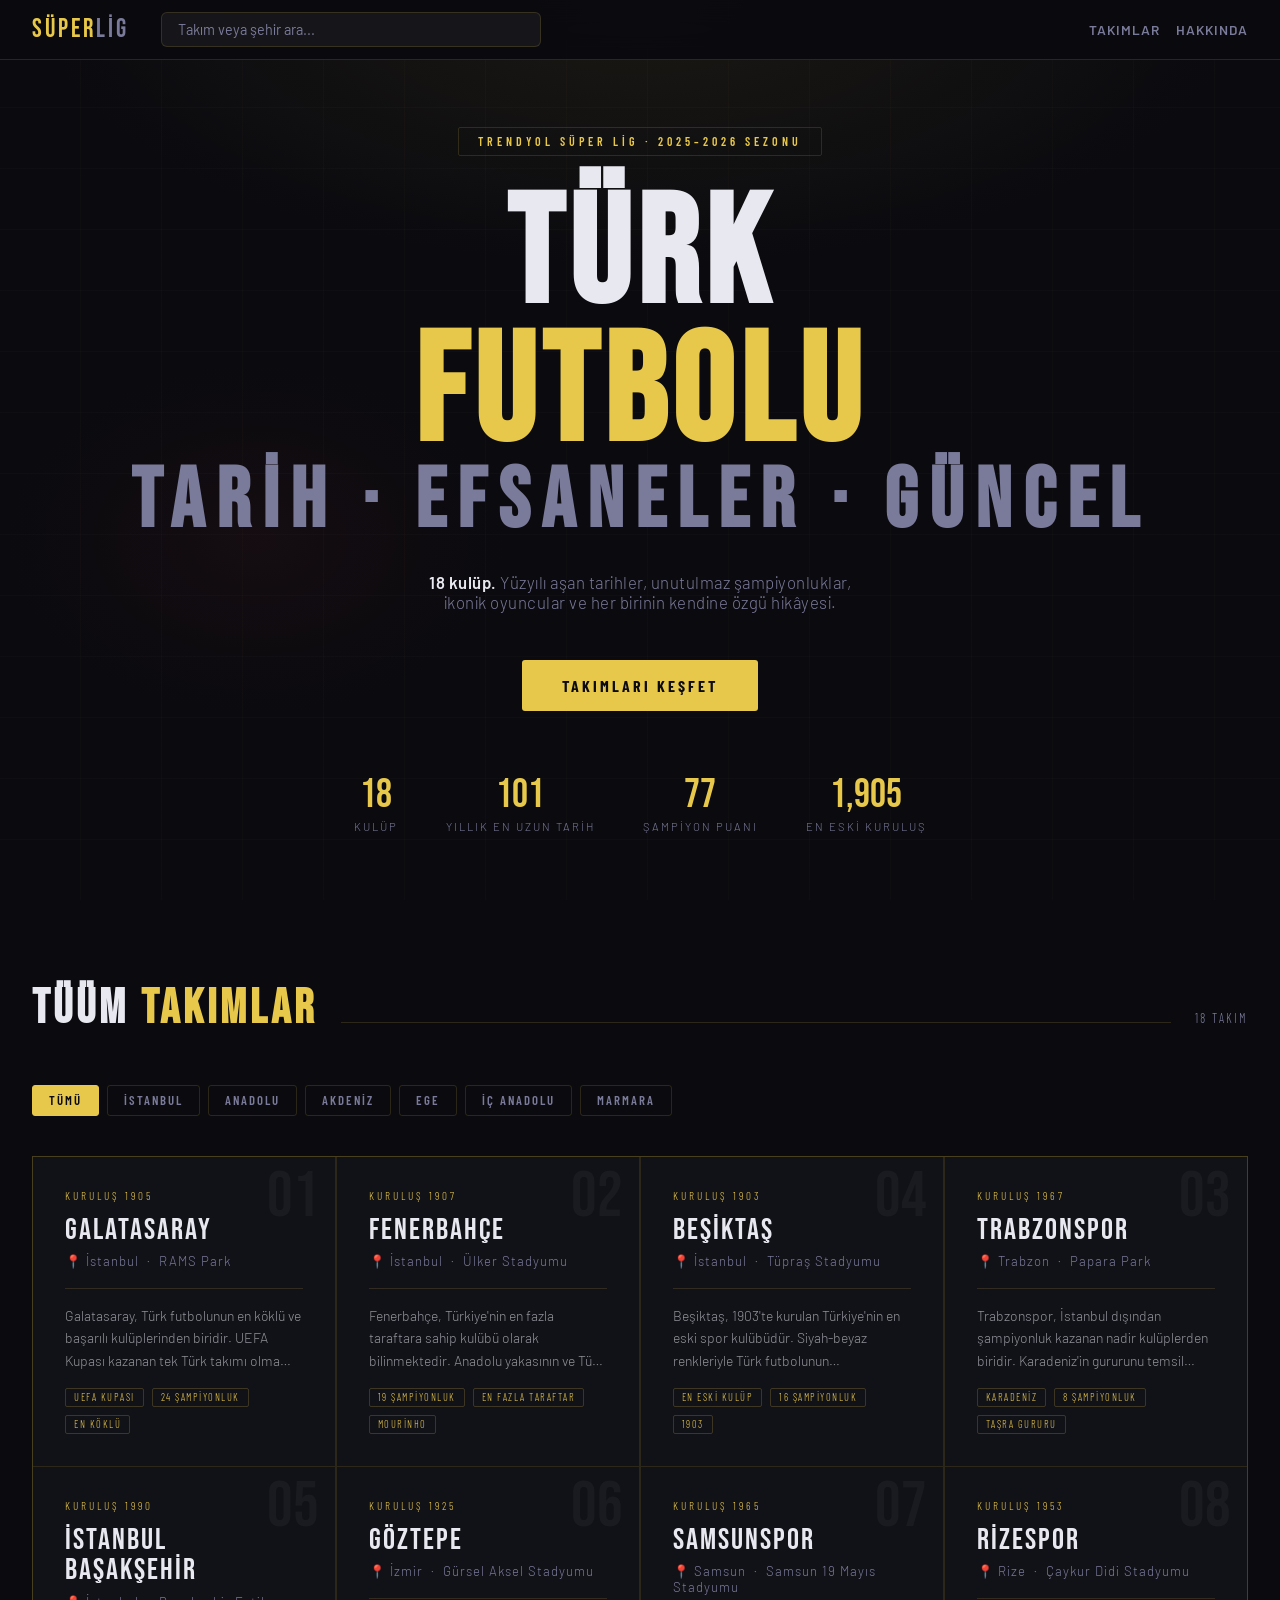
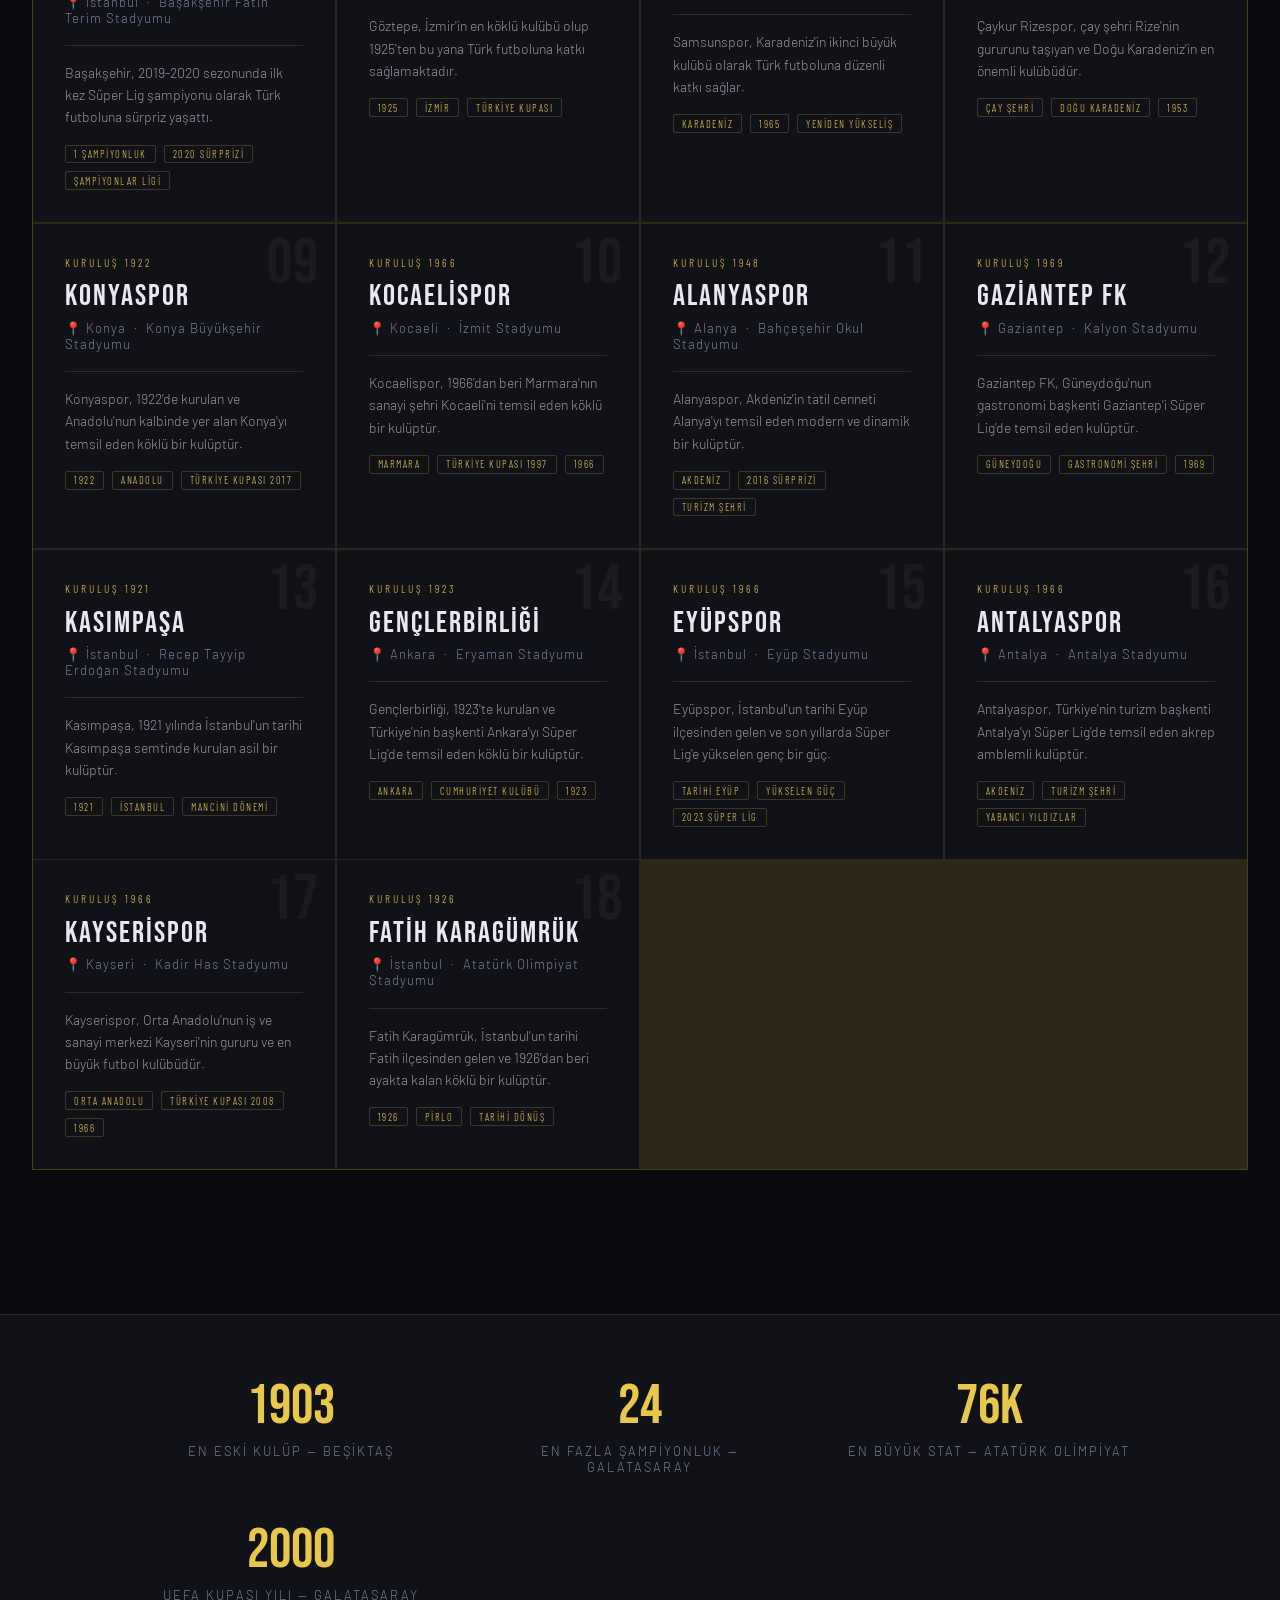
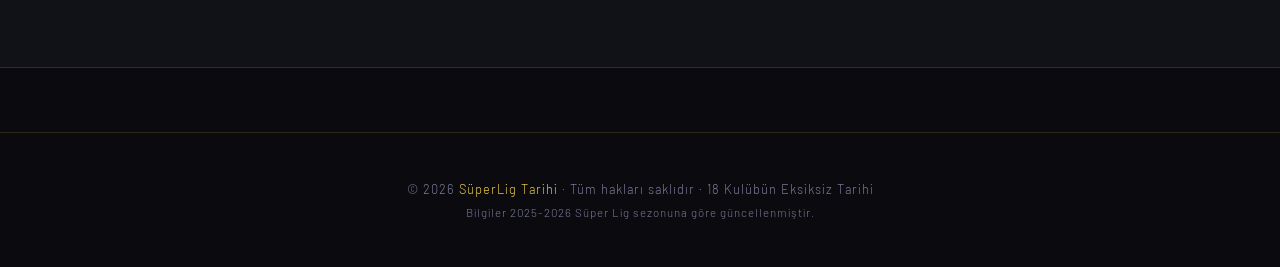
<file: index.html>
<!DOCTYPE html>
<html lang="tr">
<head>
  <meta charset="UTF-8">
  <meta name="viewport" content="width=device-width, initial-scale=1.0">
  <title>Trendyol Süper Lig – 18 Kulübün Tarihi</title>
  <meta name="description" content="Trendyol Süper Lig'in 18 takımının köklü tarihleri, altın dönemleri, efsane oyuncuları ve güncel durumları.">
  <link rel="stylesheet" href="stil.css">
<script async src="https://pagead2.googlesyndication.com/pagead/js/adsbygoogle.js?client=ca-pub-6566288612642725" crossorigin="anonymous"></script>
</head>
<body>

<!-- ─── NAV ─── -->
<nav>
  <a class="nav-logo" href="#">SÜPER<span>LİG</span></a>
  <input class="nav-search" type="text" id="searchInput" placeholder="Takım veya şehir ara...">
  <div class="nav-right">
    <a class="nav-link" href="#teams">Takımlar</a>
    <a class="nav-link" href="hakkinda.html">Hakkında</a>
  </div>
</nav>

<!-- ─── HERO ─── -->
<section class="hero">
  <div class="hero-bg"></div>
  <div class="hero-lines"></div>
  <div class="hero-content">
    <div class="hero-badge">Trendyol Süper Lig · 2025–2026 Sezonu</div>
    <h1 class="hero-title">
      <span class="line1">TÜRK</span>
      <span class="line2">FUTBOLU</span>
      <span class="line3">Tarih · Efsaneler · Güncel</span>
    </h1>
    <p class="hero-sub">
      <strong>18 kulüp.</strong> Yüzyılı aşan tarihler, unutulmaz şampiyonluklar,<br>
      ikonik oyuncular ve her birinin kendine özgü hikâyesi.
    </p>
    <a class="hero-cta" href="#teams">Takımları Keşfet</a>
    <div class="hero-stats">
      <div class="hero-stat">
        <div class="num" data-target="18">0</div>
        <div class="lbl">Kulüp</div>
      </div>
      <div class="hero-stat">
        <div class="num" data-target="101">0</div>
        <div class="lbl">Yıllık En Uzun Tarih</div>
      </div>
      <div class="hero-stat">
        <div class="num" data-target="77">0</div>
        <div class="lbl">Şampiyon Puanı</div>
      </div>
      <div class="hero-stat">
        <div class="num" data-target="1905">0</div>
        <div class="lbl">En Eski Kuruluş</div>
      </div>
    </div>
  </div>
</section>

<!-- ─── TEAMS ─── -->
<section class="teams-section" id="teams">
  <div class="section-header">
    <h2 class="section-title">TÜÜM <span>TAKIMLAR</span></h2>
    <div class="section-line"></div>
    <div class="section-count" id="teamCount">18 Takım</div>
  </div>

  <!-- Filters -->
  <div class="filter-tabs">
    <button class="filter-tab active" data-filter="all">Tümü</button>
    <button class="filter-tab" data-filter="istanbul">İstanbul</button>
    <button class="filter-tab" data-filter="anadolu">Anadolu</button>
    <button class="filter-tab" data-filter="akdeniz">Akdeniz</button>
    <button class="filter-tab" data-filter="ege">Ege</button>
    <button class="filter-tab" data-filter="ic-anadolu">İç Anadolu</button>
    <button class="filter-tab" data-filter="marmara">Marmara</button>
  </div>

  <!-- Grid -->
  <div class="teams-grid" id="teamsGrid"></div>
</section>

<!-- ─── INFO STRIP ─── -->
<section style="background: var(--bg2); border-top:1px solid var(--border); border-bottom:1px solid var(--border); padding:4rem 2rem; margin:4rem 0;">
  <div style="max-width:1000px; margin:0 auto; display:grid; grid-template-columns:repeat(auto-fit,minmax(220px,1fr)); gap:3rem; text-align:center;">
    <div>
      <div style="font-family:'Bebas Neue',sans-serif; font-size:3.5rem; color:var(--accent); line-height:1;">1903</div>
      <div style="color:var(--text-muted); font-size:0.8rem; letter-spacing:2px; text-transform:uppercase; margin-top:0.5rem;">En Eski Kulüp — Beşiktaş</div>
    </div>
    <div>
      <div style="font-family:'Bebas Neue',sans-serif; font-size:3.5rem; color:var(--accent); line-height:1;">24</div>
      <div style="color:var(--text-muted); font-size:0.8rem; letter-spacing:2px; text-transform:uppercase; margin-top:0.5rem;">En Fazla Şampiyonluk — Galatasaray</div>
    </div>
    <div>
      <div style="font-family:'Bebas Neue',sans-serif; font-size:3.5rem; color:var(--accent); line-height:1;">76K</div>
      <div style="color:var(--text-muted); font-size:0.8rem; letter-spacing:2px; text-transform:uppercase; margin-top:0.5rem;">En Büyük Stat — Atatürk Olimpiyat</div>
    </div>
    <div>
      <div style="font-family:'Bebas Neue',sans-serif; font-size:3.5rem; color:var(--accent); line-height:1;">2000</div>
      <div style="color:var(--text-muted); font-size:0.8rem; letter-spacing:2px; text-transform:uppercase; margin-top:0.5rem;">UEFA Kupası Yılı — Galatasaray</div>
    </div>
  </div>
</section>

<!-- ─── FOOTER ─── -->
<footer>
  <p>© 2026 <span>SüperLig Tarihi</span> · Tüm hakları saklıdır · 18 Kulübün Eksiksiz Tarihi</p>
  <p style="margin-top:0.5rem; font-size:0.72rem;">Bilgiler 2025-2026 Süper Lig sezonuna göre güncellenmiştir.</p>
</footer>

<!-- ─── MODAL ─── -->
<div class="modal-overlay" id="modalOverlay">
  <div class="modal" id="modal"></div>
</div>

<!-- Back to top -->
<button class="back-top" onclick="window.scrollTo({top:0,behavior:'smooth'})">↑</button>

<script src="ana.js"></script>
<script>
  // Hero counter animation
  const nums = document.querySelectorAll('.hero-stat .num');
  const heroObserver = new IntersectionObserver(entries => {
    entries.forEach(entry => {
      if (entry.isIntersecting && !entry.target.dataset.animated) {
        entry.target.dataset.animated = 'true';
        const target = parseInt(entry.target.dataset.target);
        let start = 0;
        const step = target / 80;
        const timer = setInterval(() => {
          start += step;
          if (start >= target) {
            entry.target.textContent = target.toLocaleString();
            clearInterval(timer);
          } else {
            entry.target.textContent = Math.floor(start).toLocaleString();
          }
        }, 16);
      }
    });
  });
  nums.forEach(n => heroObserver.observe(n));
</script>
</body>
</html>
</file>
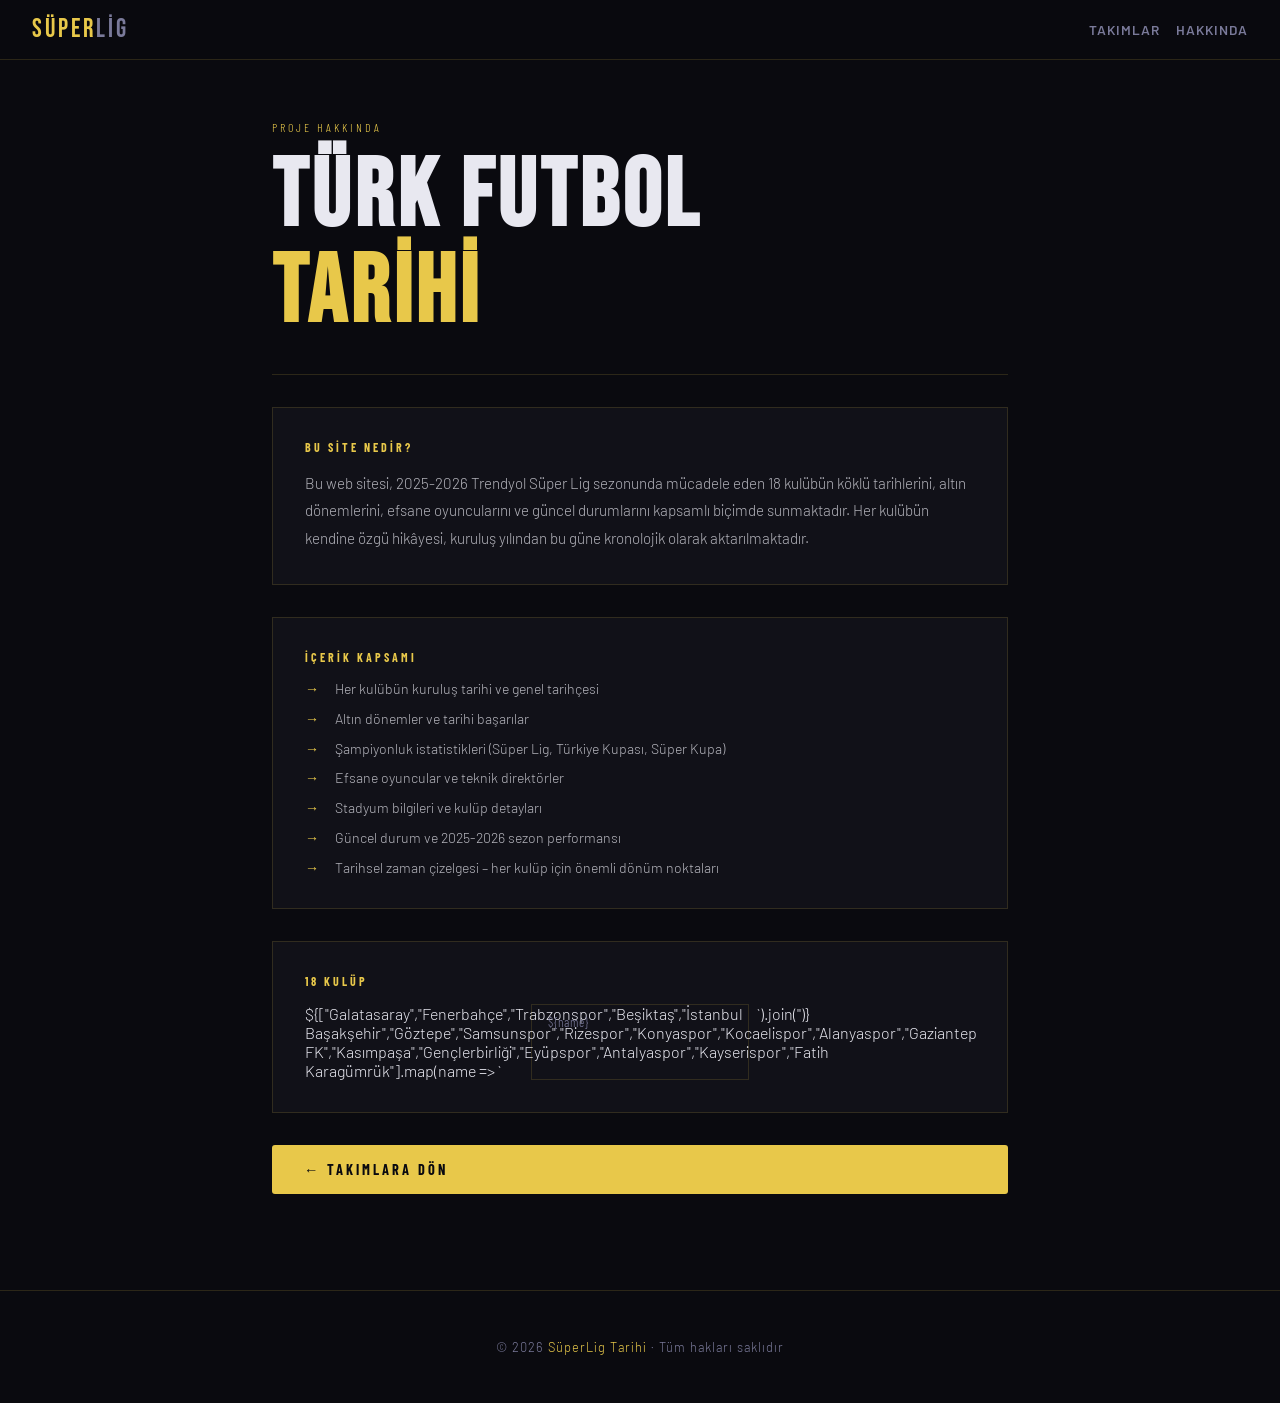
<file: hakkinda.html>
<!DOCTYPE html>
<html lang="tr">
<head>
  <meta charset="UTF-8">
  <meta name="viewport" content="width=device-width, initial-scale=1.0">
  <title>Hakkında – Süper Lig Tarihi</title>
  <link rel="stylesheet" href="stil.css">
<script async src="https://pagead2.googlesyndication.com/pagead/js/adsbygoogle.js?client=ca-pub-6566288612642725" crossorigin="anonymous"></script>
</head>
<body>
<nav>
  <a class="nav-logo" href="index.html">SÜPER<span>LİG</span></a>
  <div class="nav-right">
    <a class="nav-link" href="index.html#teams">Takımlar</a>
    <a class="nav-link" href="hakkinda.html">Hakkında</a>
  </div>
</nav>

<div style="padding-top:120px; max-width:800px; margin:0 auto; padding-left:2rem; padding-right:2rem; padding-bottom:6rem;">
  <div style="font-family:'Barlow Condensed',sans-serif; font-size:0.75rem; letter-spacing:3px; color:var(--accent); text-transform:uppercase; margin-bottom:1rem;">Proje Hakkında</div>
  <h1 style="font-family:'Bebas Neue',sans-serif; font-size:clamp(3rem,8vw,6rem); letter-spacing:4px; line-height:1; margin-bottom:2rem; color:var(--text);">TÜRK FUTBOL<br><span style="color:var(--accent);">TARİHİ</span></h1>

  <div style="border-top:1px solid var(--border); padding-top:2rem; display:flex; flex-direction:column; gap:2rem;">

    <div style="background:var(--bg2); border:1px solid var(--border); padding:2rem;">
      <h2 style="font-family:'Barlow Condensed',sans-serif; font-size:0.75rem; letter-spacing:3px; color:var(--accent); text-transform:uppercase; margin-bottom:1rem;">Bu Site Nedir?</h2>
      <p style="font-size:0.95rem; line-height:1.8; color:rgba(232,232,240,0.75);">
        Bu web sitesi, 2025-2026 Trendyol Süper Lig sezonunda mücadele eden 18 kulübün köklü tarihlerini, altın dönemlerini, efsane oyuncularını ve güncel durumlarını kapsamlı biçimde sunmaktadır. Her kulübün kendine özgü hikâyesi, kuruluş yılından bu güne kronolojik olarak aktarılmaktadır.
      </p>
    </div>

    <div style="background:var(--bg2); border:1px solid var(--border); padding:2rem;">
      <h2 style="font-family:'Barlow Condensed',sans-serif; font-size:0.75rem; letter-spacing:3px; color:var(--accent); text-transform:uppercase; margin-bottom:1rem;">İçerik Kapsamı</h2>
      <ul style="list-style:none; display:flex; flex-direction:column; gap:0.8rem;">
        <li style="display:flex; gap:1rem; font-size:0.88rem; color:rgba(232,232,240,0.75);">
          <span style="color:var(--accent); font-weight:700;">→</span>
          <span>Her kulübün kuruluş tarihi ve genel tarihçesi</span>
        </li>
        <li style="display:flex; gap:1rem; font-size:0.88rem; color:rgba(232,232,240,0.75);">
          <span style="color:var(--accent); font-weight:700;">→</span>
          <span>Altın dönemler ve tarihi başarılar</span>
        </li>
        <li style="display:flex; gap:1rem; font-size:0.88rem; color:rgba(232,232,240,0.75);">
          <span style="color:var(--accent); font-weight:700;">→</span>
          <span>Şampiyonluk istatistikleri (Süper Lig, Türkiye Kupası, Süper Kupa)</span>
        </li>
        <li style="display:flex; gap:1rem; font-size:0.88rem; color:rgba(232,232,240,0.75);">
          <span style="color:var(--accent); font-weight:700;">→</span>
          <span>Efsane oyuncular ve teknik direktörler</span>
        </li>
        <li style="display:flex; gap:1rem; font-size:0.88rem; color:rgba(232,232,240,0.75);">
          <span style="color:var(--accent); font-weight:700;">→</span>
          <span>Stadyum bilgileri ve kulüp detayları</span>
        </li>
        <li style="display:flex; gap:1rem; font-size:0.88rem; color:rgba(232,232,240,0.75);">
          <span style="color:var(--accent); font-weight:700;">→</span>
          <span>Güncel durum ve 2025-2026 sezon performansı</span>
        </li>
        <li style="display:flex; gap:1rem; font-size:0.88rem; color:rgba(232,232,240,0.75);">
          <span style="color:var(--accent); font-weight:700;">→</span>
          <span>Tarihsel zaman çizelgesi – her kulüp için önemli dönüm noktaları</span>
        </li>
      </ul>
    </div>

    <div style="background:var(--bg2); border:1px solid var(--border); padding:2rem;">
      <h2 style="font-family:'Barlow Condensed',sans-serif; font-size:0.75rem; letter-spacing:3px; color:var(--accent); text-transform:uppercase; margin-bottom:1rem;">18 Kulüp</h2>
      <div style="display:grid; grid-template-columns:repeat(auto-fill,minmax(180px,1fr)); gap:0.5rem;">
        ${["Galatasaray","Fenerbahçe","Trabzonspor","Beşiktaş","İstanbul Başakşehir","Göztepe","Samsunspor","Rizespor","Konyaspor","Kocaelispor","Alanyaspor","Gaziantep FK","Kasımpaşa","Gençlerbirliği","Eyüpspor","Antalyaspor","Kayserispor","Fatih Karagümrük"].map(name => `
          <div style="border:1px solid var(--border); padding:0.6rem 1rem; font-family:'Barlow Condensed',sans-serif; font-size:0.82rem; letter-spacing:1px; color:var(--text-muted);">${name}</div>
        `).join('')}
      </div>
    </div>

    <a href="index.html" style="display:inline-block; background:var(--accent); color:#0a0a0f; font-family:'Barlow Condensed',sans-serif; font-weight:700; letter-spacing:3px; text-transform:uppercase; text-decoration:none; padding:1rem 2rem; border-radius:3px; font-size:0.9rem;">← Takımlara Dön</a>
  </div>
</div>

<footer>
  <p>© 2026 <span>SüperLig Tarihi</span> · Tüm hakları saklıdır</p>
</footer>

<script>
const teams = ["Galatasaray","Fenerbahçe","Trabzonspor","Beşiktaş","İstanbul Başakşehir","Göztepe","Samsunspor","Rizespor","Konyaspor","Kocaelispor","Alanyaspor","Gaziantep FK","Kasımpaşa","Gençlerbirliği","Eyüpspor","Antalyaspor","Kayserispor","Fatih Karagümrük"];
</script>
</body>
</html>
</file>
<file: stil.css>
@import url('https://fonts.googleapis.com/css2?family=Bebas+Neue&family=Barlow:ital,wght@0,300;0,400;0,600;0,700;1,300;1,400&family=Barlow+Condensed:wght@400;600;700;800&display=swap');

:root {
  --bg: #0a0a0f;
  --bg2: #111118;
  --bg3: #1a1a24;
  --accent: #e8c84a;
  --accent2: #c0392b;
  --text: #e8e8f0;
  --text-muted: #7a7a9a;
  --border: rgba(232,200,74,0.15);
  --card-bg: rgba(255,255,255,0.03);
  --glow: rgba(232,200,74,0.1);
}

* { margin:0; padding:0; box-sizing:border-box; }

html { scroll-behavior: smooth; }

body {
  background: var(--bg);
  color: var(--text);
  font-family: 'Barlow', sans-serif;
  font-weight: 300;
  overflow-x: hidden;
}

/* ─── NAV ─── */
nav {
  position: fixed; top:0; left:0; right:0; z-index:100;
  background: rgba(10,10,15,0.92);
  backdrop-filter: blur(16px);
  border-bottom: 1px solid var(--border);
  padding: 0 2rem;
  display: flex; align-items:center; gap:2rem;
  height: 60px;
}
.nav-logo {
  font-family: 'Bebas Neue', sans-serif;
  font-size: 1.6rem;
  color: var(--accent);
  letter-spacing: 3px;
  text-decoration: none;
  flex-shrink: 0;
}
.nav-logo span { color: var(--text-muted); }
.nav-search {
  flex:1; max-width:380px;
  background: rgba(255,255,255,0.05);
  border: 1px solid var(--border);
  border-radius: 6px;
  padding: 0.5rem 1rem;
  color: var(--text);
  font-family: 'Barlow', sans-serif;
  font-size: 0.9rem;
  outline: none;
  transition: border-color 0.2s;
}
.nav-search:focus { border-color: var(--accent); }
.nav-search::placeholder { color: var(--text-muted); }
.nav-right { margin-left:auto; display:flex; gap:1rem; align-items:center; }
.nav-link {
  color: var(--text-muted);
  text-decoration: none;
  font-size: 0.85rem;
  font-weight: 600;
  letter-spacing: 1px;
  text-transform: uppercase;
  transition: color 0.2s;
}
.nav-link:hover { color: var(--accent); }

/* ─── HERO ─── */
.hero {
  min-height: 100vh;
  display: flex; align-items:center; justify-content:center;
  position: relative;
  overflow: hidden;
  padding-top: 60px;
}
.hero-bg {
  position: absolute; inset:0;
  background:
    radial-gradient(ellipse 80% 50% at 50% 0%, rgba(232,200,74,0.08) 0%, transparent 60%),
    radial-gradient(ellipse 40% 40% at 20% 60%, rgba(192,57,43,0.06) 0%, transparent 50%),
    repeating-linear-gradient(
      90deg,
      transparent,
      transparent 80px,
      rgba(232,200,74,0.02) 80px,
      rgba(232,200,74,0.02) 81px
    );
}
.hero-lines {
  position: absolute; inset:0;
  background: repeating-linear-gradient(
    0deg,
    transparent,
    transparent 60px,
    rgba(255,255,255,0.015) 60px,
    rgba(255,255,255,0.015) 61px
  );
}
.hero-content {
  position: relative; z-index:2;
  text-align: center;
  padding: 2rem;
}
.hero-badge {
  display: inline-block;
  border: 1px solid var(--border);
  color: var(--accent);
  font-family: 'Barlow Condensed', sans-serif;
  font-size: 0.75rem;
  font-weight: 600;
  letter-spacing: 4px;
  text-transform: uppercase;
  padding: 0.4rem 1.2rem;
  border-radius: 2px;
  margin-bottom: 2rem;
  animation: fadeInDown 0.8s ease both;
}
.hero-title {
  font-family: 'Bebas Neue', sans-serif;
  font-size: clamp(4rem, 12vw, 10rem);
  line-height: 0.9;
  letter-spacing: 6px;
  animation: fadeInUp 0.9s ease 0.1s both;
}
.hero-title .line1 { color: var(--text); display:block; }
.hero-title .line2 { color: var(--accent); display:block; }
.hero-title .line3 { color: var(--text-muted); display:block; font-size: 55%; letter-spacing: 12px; }
.hero-sub {
  margin-top: 2rem;
  color: var(--text-muted);
  font-size: 1.05rem;
  font-weight: 300;
  letter-spacing: 0.5px;
  animation: fadeInUp 1s ease 0.2s both;
}
.hero-sub strong { color: var(--text); font-weight: 600; }
.hero-cta {
  margin-top: 3rem;
  display: inline-block;
  background: var(--accent);
  color: #0a0a0f;
  font-family: 'Barlow Condensed', sans-serif;
  font-size: 1rem;
  font-weight: 700;
  letter-spacing: 3px;
  text-transform: uppercase;
  text-decoration: none;
  padding: 1rem 2.5rem;
  border-radius: 3px;
  transition: all 0.2s;
  animation: fadeInUp 1s ease 0.3s both;
}
.hero-cta:hover { background: #fff; transform: translateY(-2px); box-shadow: 0 12px 40px rgba(232,200,74,0.3); }

.hero-stats {
  display: flex; gap:3rem; justify-content:center; margin-top:4rem;
  animation: fadeInUp 1s ease 0.4s both;
}
.hero-stat { text-align:center; }
.hero-stat .num {
  font-family: 'Bebas Neue', sans-serif;
  font-size: 2.5rem;
  color: var(--accent);
  line-height:1;
}
.hero-stat .lbl {
  font-size: 0.7rem;
  color: var(--text-muted);
  letter-spacing: 2px;
  text-transform: uppercase;
  margin-top: 0.3rem;
}

/* ─── TEAMS GRID ─── */
.teams-section {
  padding: 5rem 2rem;
  max-width: 1400px;
  margin: 0 auto;
}
.section-header {
  display: flex; align-items:baseline; gap:1.5rem;
  margin-bottom: 3rem;
}
.section-title {
  font-family: 'Bebas Neue', sans-serif;
  font-size: 3rem;
  color: var(--text);
  letter-spacing: 4px;
}
.section-title span { color: var(--accent); }
.section-line { flex:1; height:1px; background: var(--border); }
.section-count {
  font-family: 'Barlow Condensed', sans-serif;
  font-size: 0.8rem;
  color: var(--text-muted);
  letter-spacing: 2px;
  text-transform: uppercase;
}

/* Filter tabs */
.filter-tabs {
  display:flex; gap:0.5rem; flex-wrap:wrap; margin-bottom:2.5rem;
}
.filter-tab {
  background: transparent;
  border: 1px solid var(--border);
  color: var(--text-muted);
  font-family: 'Barlow Condensed', sans-serif;
  font-size: 0.8rem;
  font-weight: 600;
  letter-spacing: 2px;
  text-transform: uppercase;
  padding: 0.4rem 1rem;
  border-radius: 3px;
  cursor: pointer;
  transition: all 0.2s;
}
.filter-tab:hover, .filter-tab.active {
  background: var(--accent);
  border-color: var(--accent);
  color: #0a0a0f;
}

.teams-grid {
  display: grid;
  grid-template-columns: repeat(auto-fill, minmax(300px, 1fr));
  gap: 1.5px;
  background: var(--border);
  border: 1px solid var(--border);
}
.team-card {
  background: var(--bg2);
  padding: 2rem;
  cursor: pointer;
  position: relative;
  overflow: hidden;
  transition: all 0.3s;
  text-decoration: none;
  color: inherit;
  display: block;
}
.team-card::before {
  content:'';
  position:absolute; top:0; left:0; right:0; bottom:0;
  background: linear-gradient(135deg, var(--glow), transparent);
  opacity:0;
  transition: opacity 0.3s;
}
.team-card:hover::before { opacity:1; }
.team-card:hover { background: var(--bg3); transform: translateY(-2px); }

.team-card-accent {
  position:absolute; top:0; left:0; width:3px; height:100%;
  background: var(--accent);
  transform: scaleY(0); transform-origin: top;
  transition: transform 0.3s;
}
.team-card:hover .team-card-accent { transform: scaleY(1); }

.team-rank {
  font-family: 'Bebas Neue', sans-serif;
  font-size: 4rem;
  color: rgba(255,255,255,0.04);
  position:absolute; right:1rem; top:0.5rem;
  line-height:1;
  pointer-events:none;
  transition: color 0.3s;
}
.team-card:hover .team-rank { color: rgba(232,200,74,0.08); }

.team-founded {
  font-family: 'Barlow Condensed', sans-serif;
  font-size: 0.7rem;
  color: var(--accent);
  letter-spacing: 3px;
  text-transform: uppercase;
  margin-bottom: 0.8rem;
}
.team-name {
  font-family: 'Bebas Neue', sans-serif;
  font-size: 1.9rem;
  color: var(--text);
  letter-spacing: 2px;
  line-height:1;
  margin-bottom: 0.5rem;
}
.team-city {
  color: var(--text-muted);
  font-size: 0.82rem;
  letter-spacing: 1px;
  margin-bottom: 1.2rem;
}
.team-excerpt {
  font-size: 0.87rem;
  line-height: 1.6;
  color: rgba(232,232,240,0.6);
  border-top: 1px solid var(--border);
  padding-top: 1rem;
  display: -webkit-box;
  -webkit-line-clamp: 3;
  -webkit-box-orient: vertical;
  overflow: hidden;
}
.team-tags {
  display:flex; gap:0.5rem; flex-wrap:wrap; margin-top:1rem;
}
.team-tag {
  font-family: 'Barlow Condensed', sans-serif;
  font-size: 0.65rem;
  letter-spacing: 1.5px;
  text-transform: uppercase;
  border: 1px solid rgba(232,200,74,0.2);
  color: var(--accent);
  padding: 0.15rem 0.5rem;
  border-radius: 2px;
}

/* ─── MODAL ─── */
.modal-overlay {
  position:fixed; inset:0; z-index:200;
  background: rgba(5,5,10,0.92);
  backdrop-filter: blur(8px);
  display:none; align-items:flex-start; justify-content:center;
  padding: 2rem 1rem;
  overflow-y: auto;
}
.modal-overlay.open { display:flex; }
.modal {
  background: var(--bg2);
  border: 1px solid var(--border);
  max-width: 860px;
  width:100%;
  position:relative;
  animation: modalIn 0.35s cubic-bezier(0.34,1.56,0.64,1) both;
}
@keyframes modalIn {
  from { opacity:0; transform: scale(0.92) translateY(30px); }
  to   { opacity:1; transform: scale(1) translateY(0); }
}
.modal-header {
  padding: 2.5rem 2.5rem 2rem;
  border-bottom: 1px solid var(--border);
  position:relative;
  background: linear-gradient(135deg, rgba(232,200,74,0.05), transparent);
}
.modal-close {
  position:absolute; top:1.5rem; right:1.5rem;
  background:none; border: 1px solid var(--border);
  color: var(--text-muted); cursor:pointer;
  width:36px; height:36px; border-radius:3px;
  font-size:1.2rem; display:flex; align-items:center; justify-content:center;
  transition: all 0.2s;
}
.modal-close:hover { border-color: var(--accent2); color: var(--accent2); }
.modal-tag {
  font-family: 'Barlow Condensed', sans-serif;
  font-size: 0.7rem;
  letter-spacing: 3px;
  text-transform: uppercase;
  color: var(--accent);
  margin-bottom: 0.8rem;
}
.modal-title {
  font-family: 'Bebas Neue', sans-serif;
  font-size: clamp(2.5rem, 6vw, 4rem);
  letter-spacing: 4px;
  line-height:1;
  color: var(--text);
}
.modal-title span { color: var(--accent); }
.modal-subtitle {
  color: var(--text-muted);
  font-size: 0.9rem;
  margin-top:0.5rem;
}

.modal-body { padding: 2.5rem; }

.modal-grid {
  display:grid;
  grid-template-columns: 1fr 1fr;
  gap: 2.5rem;
}
@media(max-width:600px){ .modal-grid { grid-template-columns:1fr; } }

.info-block { margin-bottom:2rem; }
.info-block h3 {
  font-family: 'Barlow Condensed', sans-serif;
  font-size: 0.7rem;
  font-weight: 700;
  letter-spacing: 3px;
  text-transform: uppercase;
  color: var(--accent);
  margin-bottom: 0.6rem;
  padding-bottom: 0.4rem;
  border-bottom: 1px solid var(--border);
}
.info-block p {
  font-size: 0.9rem;
  line-height: 1.7;
  color: rgba(232,232,240,0.75);
}
.info-block ul {
  list-style: none;
  font-size: 0.88rem;
  color: rgba(232,232,240,0.75);
}
.info-block ul li {
  padding: 0.3rem 0;
  border-bottom: 1px solid rgba(255,255,255,0.04);
  display:flex; gap:1rem;
}
.info-block ul li span:first-child {
  color: var(--text-muted);
  min-width: 100px;
  font-size: 0.78rem;
  letter-spacing:1px;
}

.stat-row {
  display:grid;
  grid-template-columns: repeat(3, 1fr);
  gap:1px;
  background: var(--border);
  margin-top: 2rem;
  border: 1px solid var(--border);
}
.stat-box {
  background: var(--bg3);
  padding: 1.2rem;
  text-align:center;
}
.stat-box .sv {
  font-family: 'Bebas Neue', sans-serif;
  font-size: 2rem;
  color: var(--accent);
  line-height:1;
}
.stat-box .sk {
  font-size: 0.65rem;
  color: var(--text-muted);
  letter-spacing: 2px;
  text-transform: uppercase;
  margin-top:0.3rem;
}

.timeline { margin-top: 1.5rem; }
.tl-item {
  display:flex; gap:1rem; margin-bottom:1rem;
  align-items:flex-start;
}
.tl-year {
  font-family: 'Bebas Neue', sans-serif;
  font-size: 1rem;
  color: var(--accent);
  min-width: 55px;
  letter-spacing:1px;
}
.tl-dot {
  width:8px; height:8px; border-radius:50%;
  background: var(--accent);
  margin-top:5px; flex-shrink:0;
  box-shadow: 0 0 8px rgba(232,200,74,0.5);
}
.tl-text {
  font-size: 0.82rem;
  color: rgba(232,232,240,0.65);
  line-height:1.5;
}

/* ─── FOOTER ─── */
footer {
  border-top: 1px solid var(--border);
  padding: 3rem 2rem;
  text-align:center;
  color: var(--text-muted);
  font-size:0.8rem;
  letter-spacing:1px;
}
footer span { color: var(--accent); }

/* ─── ANIMATIONS ─── */
@keyframes fadeInUp {
  from { opacity:0; transform:translateY(30px); }
  to   { opacity:1; transform:translateY(0); }
}
@keyframes fadeInDown {
  from { opacity:0; transform:translateY(-20px); }
  to   { opacity:1; transform:translateY(0); }
}
.fade-in {
  opacity:0;
  transform: translateY(20px);
  transition: opacity 0.6s ease, transform 0.6s ease;
}
.fade-in.visible {
  opacity:1;
  transform:translateY(0);
}

/* ─── SCROLLBAR ─── */
::-webkit-scrollbar { width:6px; }
::-webkit-scrollbar-track { background: var(--bg); }
::-webkit-scrollbar-thumb { background: var(--border); border-radius:3px; }
::-webkit-scrollbar-thumb:hover { background: var(--accent); }

/* ─── RESPONSIVE ─── */
@media(max-width:768px) {
  nav { padding: 0 1rem; }
  .nav-search { display:none; }
  .hero-stats { gap:1.5rem; }
  .hero-stat .num { font-size:1.8rem; }
  .teams-section { padding: 3rem 1rem; }
  .modal-body { padding: 1.5rem; }
  .modal-header { padding: 1.5rem; }
}

/* Back to top */
.back-top {
  position:fixed; bottom:2rem; right:2rem; z-index:99;
  background: var(--accent);
  color: #0a0a0f;
  border:none; cursor:pointer;
  width:44px; height:44px; border-radius:3px;
  font-size:1.2rem;
  display:none; align-items:center; justify-content:center;
  transition: all 0.2s;
  box-shadow: 0 4px 20px rgba(232,200,74,0.3);
}
.back-top.show { display:flex; }
.back-top:hover { transform: translateY(-3px); }
</file>
